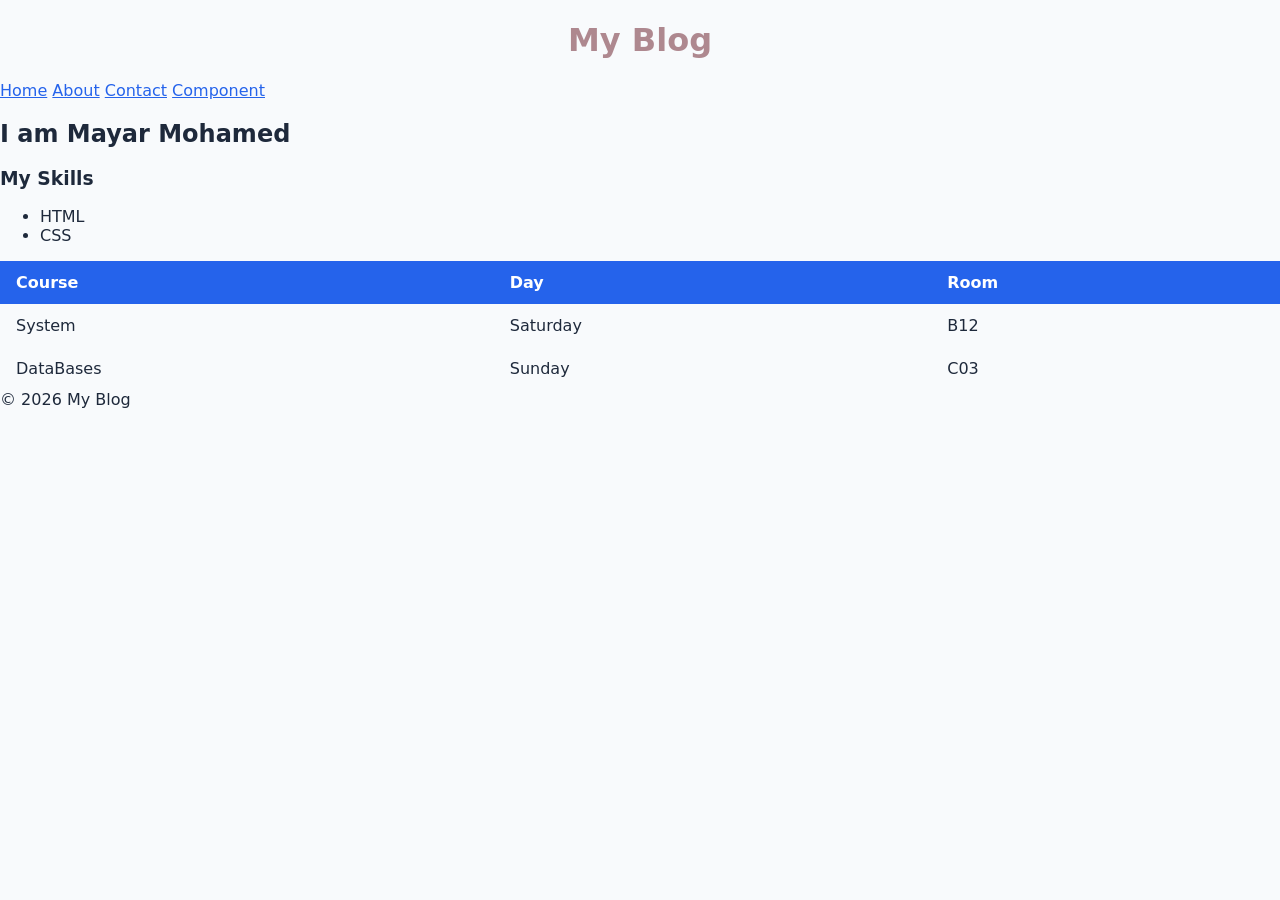
<file: about.html>
<!doctype html>
<html lang="en">
  <head>
    <meta charset="UTF-8" />
    <meta name="viewport" content="width=device-width, initial-scale=1.0" />
    <title>about | My Project</title>
    <link rel="stylesheet" href="css/styleSheet.css" />
  </head>
  <body>
    <header>
      <h1>My Blog</h1>
      <nav>
        <a href="index.html">Home</a>
        <a href="about.html">About</a>
        <a href="contact.html">Contact</a>
        <a href="component.html">Component</a>
      </nav>
    </header>
    <main>
      <h2>I am Mayar Mohamed</h2>
      <h3>My Skills</h3>
      <ul>
        <li>HTML</li>
        <li>CSS</li>
      </ul>
      <table>
        <thead>
          <tr>
            <th>Course</th>
            <th>Day</th>
            <th>Room</th>
          </tr>
        </thead>
        <tbody>
          <tr>
            <td>System</td>
            <td>Saturday</td>
            <td>B12</td>
          </tr>
          <tr>
            <td>DataBases</td>
            <td>Sunday</td>
            <td>C03</td>
          </tr>
        </tbody>
      </table>
    </main>
    <footer>
      <p>&copy; 2026 My Blog</p>
    </footer>
  </body>
</html>
</file>
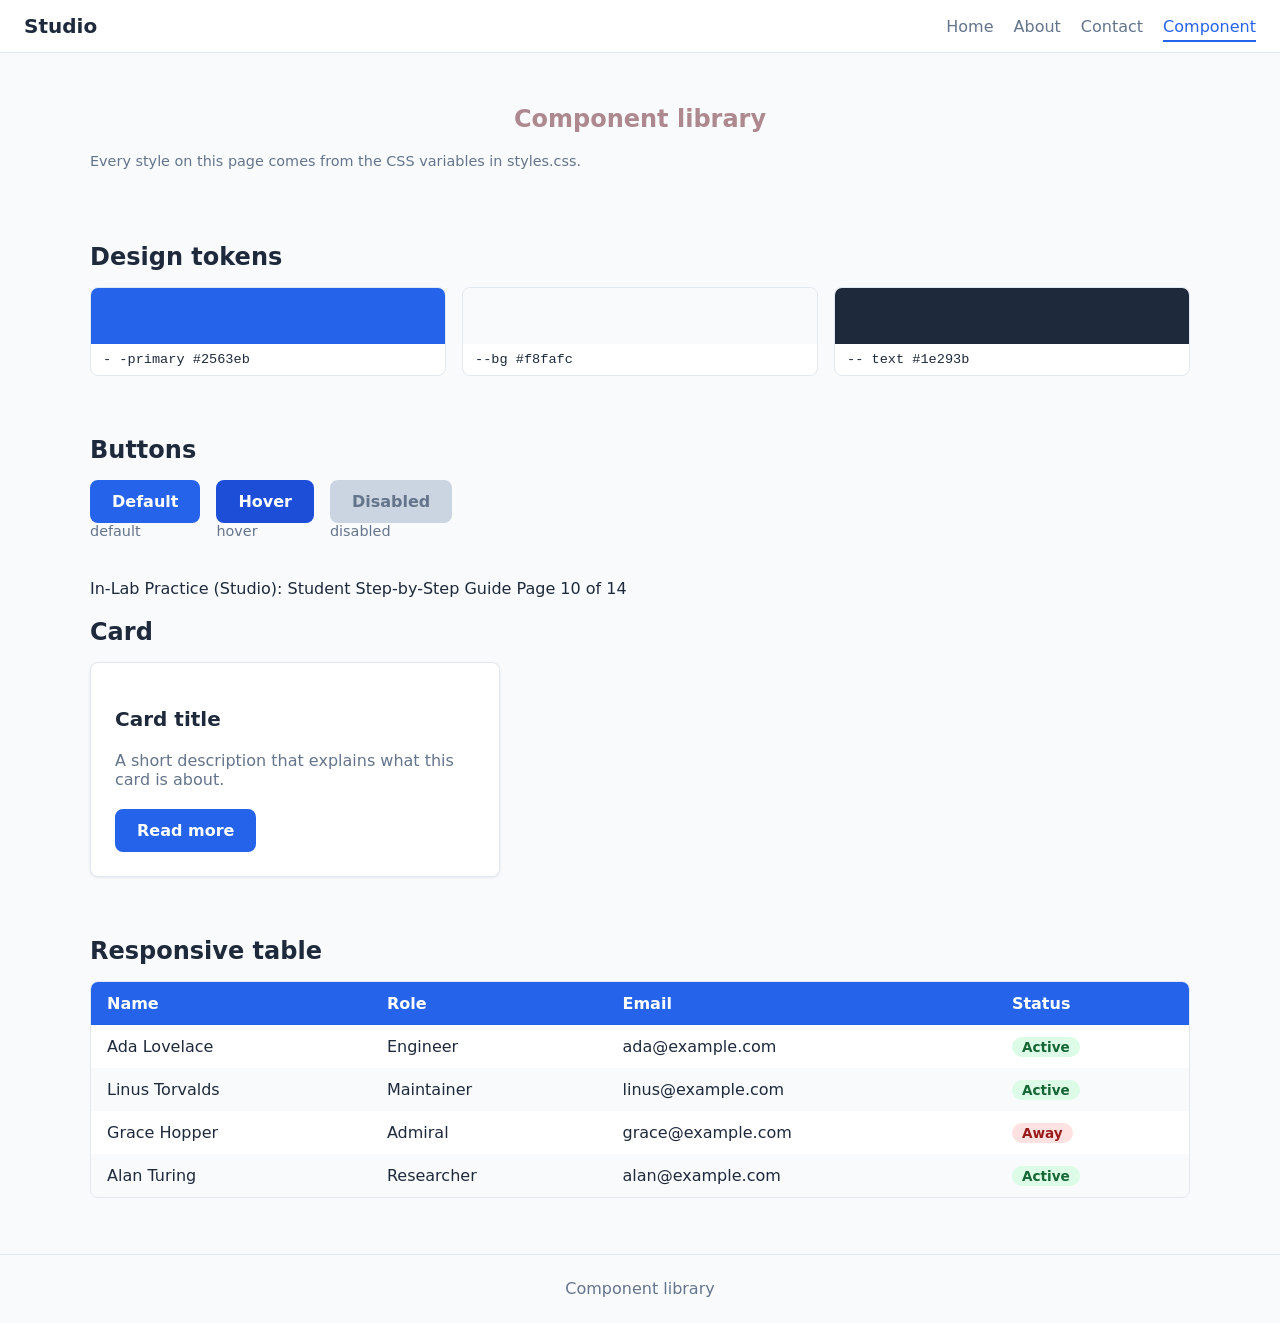
<file: component.html>
<!doctype html>
<html lang="en">
  <head>
    <meta charset="UTF-8" />
    <meta name="viewport" content="width=device-width, initial-scale=1" />
    <title>Studio - Component library</title>
    <link rel="stylesheet" href="css/styleSheet.css" />
  </head>
  <body>
    <header class="site-header">
      <a class="logo" href="index.html">Studio</a>
      <nav>
        <ul>
          <li><a href="index.html">Home</a></li>
          <li><a href="about.html">About</a></li>
          <li><a href="contact.html">Contact</a></li>
          <li><a class="active" href="component.html">Component</a></li>
        </ul>
      </nav>
    </header>
    <main class="container">
      <section class="section">
        <h1>Component library</h1>
        <p class="label">
          Every style on this page comes from the CSS variables in styles.css.
        </p>
      </section>
      <!-- Design tokens -->
      <section class="section">
        <h2>Design tokens</h2>
        <div class="swatches">
          <div class="swatch">
            <i style="background: var(--primary)"></i
            ><code>- -primary #2563eb</code>
          </div>
          <div class="swatch">
            <i style="background: var(--bg)"></i><code>--bg #f8fafc</code>
          </div>

          <div class="swatch">
            <i style="background: var(--text)"></i><code>-- text #1e293b</code>
          </div>
        </div>
      </section>
      <!-- Buttons in three states -->
      <section class="section">
        <h2>Buttons</h2>
        <div class="row">
          <div>
            <button class="btn">Default</button>
            <div class="label">default</div>
          </div>
          <div>
            <button class="btn is-hover">Hover</button>
            <div class="label">hover</div>
          </div>
          <div>
            <button class="btn" disabled>Disabled</button>
            <div class="label">disabled</div>
          </div>
        </div>
      </section>
      <!-- One card component -->
      <section class="section">
        In-Lab Practice (Studio): Student Step-by-Step Guide Page 10 of 14

        <h2>Card</h2>
        <article class="card" style="max-width: 360px">
          <h3>Card title</h3>
          <p>A short description that explains what this card is about.</p>
          <a class="btn" href="#">Read more</a>
        </article>
      </section>
      <!-- One responsive table -->
      <section class="section">
        <h2>Responsive table</h2>
        <div class="table-wrap">
          <table>
            <thead>
              <tr>
                <th>Name</th>
                <th>Role</th>
                <th>Email</th>
                <th>Status</th>
              </tr>
            </thead>
            <tbody>
              <tr>
                <td>Ada Lovelace</td>
                <td>Engineer</td>

                <td>ada@example.com</td>
                <td><span class="badge">Active</span></td>
              </tr>

              <tr>
                <td>Linus Torvalds</td>
                <td>Maintainer</td>

                <td>linus@example.com</td>
                <td><span class="badge">Active</span></td>
              </tr>

              <tr>
                <td>Grace Hopper</td>
                <td>Admiral</td>

                <td>grace@example.com</td>
                <td><span class="badge off">Away</span></td>
              </tr>

              <tr>
                <td>Alan Turing</td>
                <td>Researcher</td>

                <td>alan@example.com</td>
                <td><span class="badge">Active</span></td>
              </tr>
            </tbody>
          </table>
        </div>
      </section>
    </main>
    <footer class="site-footer" style="margin-top: 48px">
      <div class="container">Component library</div>
    </footer>
  </body>
</html>
</file>
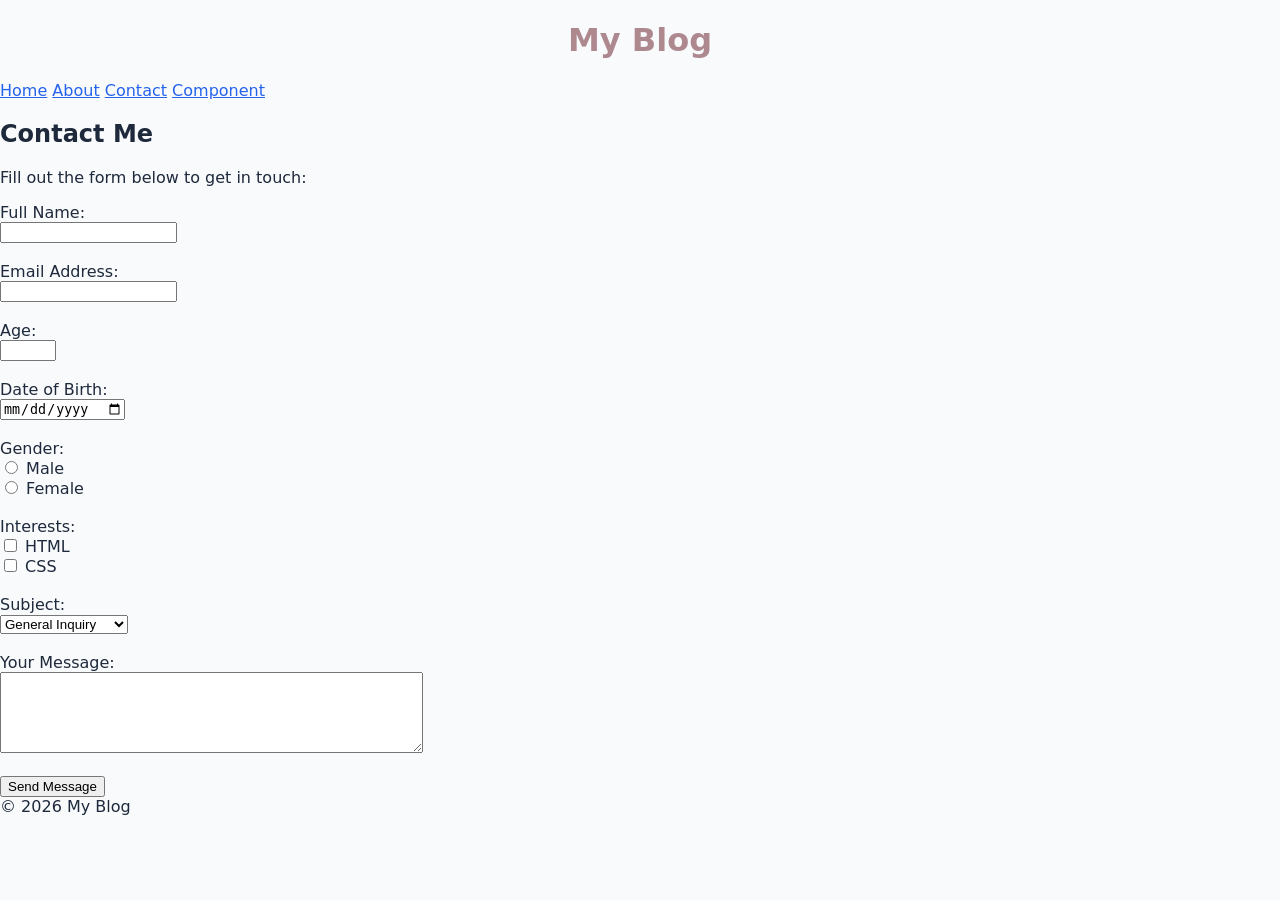
<file: contact.html>
<!doctype html>
<html lang="en">
  <head>
    <meta charset="UTF-8" />
    <meta name="viewport" content="width=device-width, initial-scale=1.0" />
    <title>contact | My Project</title>
    <link rel="stylesheet" href="css/styleSheet.css" />
  </head>
  <body>
    <header>
      <h1>My Blog</h1>
      <nav>
        <a href="index.html">Home</a>
        <a href="about.html">About</a>
        <a href="contact.html">Contact</a>
        <a href="component.html">Component</a>
      </nav>
    </header>
    <main>
      <section>
        <h2>Contact Me</h2>
        <p>Fill out the form below to get in touch:</p>

        <form action="#" method="POST">
          <!-- Text input -->
          <div class="box">
            <label for="name">Full Name:</label><br />
            <input type="text" id="name" name="User-name" required />
          </div>
          <br />

          <!-- Email input -->
          <div class="box">
            <label for="email">Email Address:</label><br />
            <input type="email" id="email" name="email" required />
          </div>
          <br />

          <!-- Number input -->
          <div class="box">
            <label for="age">Age:</label><br />
            <input type="number" id="age" name="age" min="1" max="120" />
          </div>
          <br />

          <!-- Date input -->
          <div class="box">
            <label for="dob">Date of Birth:</label><br />
            <input type="date" id="dod" name="birth_date" />
          </div>
          <br />

          <!-- Radio buttons -->
          <div class="radio">
            <label>Gender:</label><br />
            <input type="radio" id="male" name="gender" value="male" />
            <label for="male">Male</label><br />
            <input type="radio" id="female" name="gender" value="female" />
            <label for="female">Female</label>
          </div>
          <br />

          <!-- Checkboxes -->
          <div class="checkbox">
            <label>Interests:</label><br />
            <input
              type="checkbox"
              id="interest_html"
              name="interests"
              value="html"
            />
            <label for="interest_html">HTML</label><br />
            <input
              type="checkbox"
              id="interest_css"
              name="interests"
              value="css"
            />
            <label for="interest_css">CSS</label>
          </div>
          <br />

          <!-- Dropdown menu (Select) -->
          <div class="menu">
            <label for="subject">Subject:</label><br />
            <select id="subject" name="subject">
              <option value="general">General Inquiry</option>
              <option value="support">Technical Support</option>
              <option value="feedback">Feedback</option>
            </select>
          </div>
          <br />

          <!-- Large text box (Textarea) -> better than input for large message-->
          <div class="message">
            <label for="message">Your Message:</label><br />
            <textarea id="message" name="message" rows="5" cols="50"></textarea>
          </div>
          <br />

          <!-- Submit Button -->
          <div class="button">
            <button type="submit">Send Message</button>
          </div>
        </form>
      </section>
    </main>
    <footer>
      <!--Copyrights-->
      <p>&copy; 2026 My Blog</p>
    </footer>
  </body>
</html>
</file>
<file: css/styleSheet.css>
h1 {
  color: rgba(89, 6, 20, 0.468);
  width: 100%;
  text-align: center;
}
body {
  background-color: rgb(134, 25, 38);
  color: black;
}
/* ==========================================
   1. CSS Variables & Global Styles (:root)
   ================================---------- */
:root {
  --primary: #2563eb;
  --primary-dark: #1d4ed8;
  --bg: #f8fafc;
  --surface: #ffffff;
  --text: #1e293b;
  --muted: #64748b;
  --border: #e2e8f0;
  --radius: 8px;
  --space: 24px;
}

body {
  font-family:
    system-ui,
    -apple-system,
    sans-serif;
  background-color: var(--bg);
  color: var(--text);
  margin: 0;
  box-sizing: border-box;
}

p {
  margin: 0 0 1em;
}

a {
  color: var(--primary);
}

.container {
  max-width: 1100px;
  margin: 0 auto;
  padding: 0 var(--space);
}

/* ==========================================
2. Navigation = FLEXBOX
   ================================---------- */
.site-header {
  display: flex;
  justify-content: space-between;
  align-items: center;
  flex-wrap: wrap;
  gap: var(--space);
  padding: 14px var(--space);
  background: var(--surface);
  border-bottom: 1px solid var(--border);
}

.logo {
  font-weight: 700;
  font-size: 1.25rem;
  color: var(--text);
  text-decoration: none;
}

.site-header ul {
  display: flex;
  gap: 20px;
  list-style: none;
  margin: 0;
  padding: 0;
}

.site-header a:not(.logo) {
  text-decoration: none;
  color: var(--muted);
  padding: 4px 0;
}

.site-header a:not(.logo):hover,
.site-header a.active {
  color: var(--primary);
  border-bottom: 2px solid var(--primary);
}

/* ==========================================
3. Hero Section
   ================================---------- */
.hero {
  padding: 64px 0 40px;
}

.hero p {
  max-width: 55ch;
  color: var(--muted);
  font-size: 1.125rem;
}

.hero .actions {
  display: flex;
  gap: 12px;
  flex-wrap: wrap;
  margin-top: 24px;
}

/* ==========================================
4. Buttons Styles
   ================================---------- */
.btn {
  display: inline-block;
  padding: 10px 20px;
  font: inherit;
  font-weight: 600;
  color: #fff;
  background: var(--primary);
  border: 2px solid var(--primary);
  border-radius: var(--radius);
  text-decoration: none;
  cursor: pointer;
  transition:
    background 0.15s,
    border-color 0.15s;
}

.btn:hover:not(:disabled),
.btn.is-hover {
  background: var(--primary-dark);
  border-color: var(--primary-dark);
}

.btn:focus-visible {
  outline: 3px solid #93b4f8;
  outline-offset: 2px;
}

.btn:disabled {
  background: #cbd5e1;
  border-color: #cbd5e1;
  color: #64748b;
  cursor: not-allowed;
}

.btn-outline {
  background: transparent;
  color: var(--primary);
}

.btn-outline:hover:not(:disabled) {
  background: var(--primary);
  color: #fff;
}

/* ==========================================
5. Cards & Grid Main Content
   ================================---------- */
.card {
  background: var(--surface);
  border: 1px solid var(--border);
  border-radius: var(--radius);
  padding: 24px;
  box-shadow: 0 1px 3px rgba(15, 23, 42, 0.08);
}

.card h3 {
  font-size: 1.25rem;
}

.card p {
  color: var(--muted);
}

.card .btn {
  margin-top: 4px;
}

.grid {
  display: grid;
  grid-template-columns: repeat(3, 1fr);
  gap: 24px;
  padding-bottom: 48px;
}

.grid .wide {
  grid-column: 1 / -1;
}

/* ==========================================
6. Responsive Table & Components Helpers
   ================================---------- */
.table-wrap {
  overflow-x: auto;
  border: 1px solid var(--border);
  border-radius: var(--radius);
  background: var(--surface);
}

table {
  width: 100%;
  min-width: 520px;
  border-collapse: collapse;
}

th,
td {
  padding: 12px 16px;
  text-align: left;
}

th {
  background: var(--primary);
  color: #fff;
  white-space: nowrap;
}

tbody tr:nth-child(even) {
  background: var(--bg);
}

tbody tr:hover {
  background: #e0e9fd;
}

.badge {
  padding: 2px 10px;
  border-radius: 999px;
  font-size: 0.85rem;
  font-weight: 600;
  background: #dcfce7;
  color: #166534;
}

.badge.off {
  background: #fee2e2;
  color: #991b1b;
}

.section {
  padding: 32px 0 8px;
}

.section > h2 {
  margin-bottom: 16px;
}

.row {
  display: flex;
  flex-wrap: wrap;
  gap: 16px;
  align-items: center;
}

.label {
  color: var(--muted);
  font-size: 0.9rem;
}

.swatches {
  display: grid;
  grid-template-columns: repeat(auto-fit, minmax(140px, 1fr));
  gap: 16px;
}

.swatch {
  border: 1px solid var(--border);
  border-radius: var(--radius);
  overflow: hidden;
  background: var(--surface);
}

.swatch i {
  display: block;
  height: 56px;
}

.swatch code {
  display: block;
  padding: 8px 12px;
  font-size: 0.85rem;
}

.site-footer {
  border-top: 1px solid var(--border);
  padding: 24px 0;
  color: var(--muted);
  text-align: center;
}

/* ==========================================
7. Responsive Breakpoint (Mobile)
   ================================---------- */
@media (max-width: 700px) {
  .grid {
    grid-template-columns: 1fr;
  }
}
</file>
